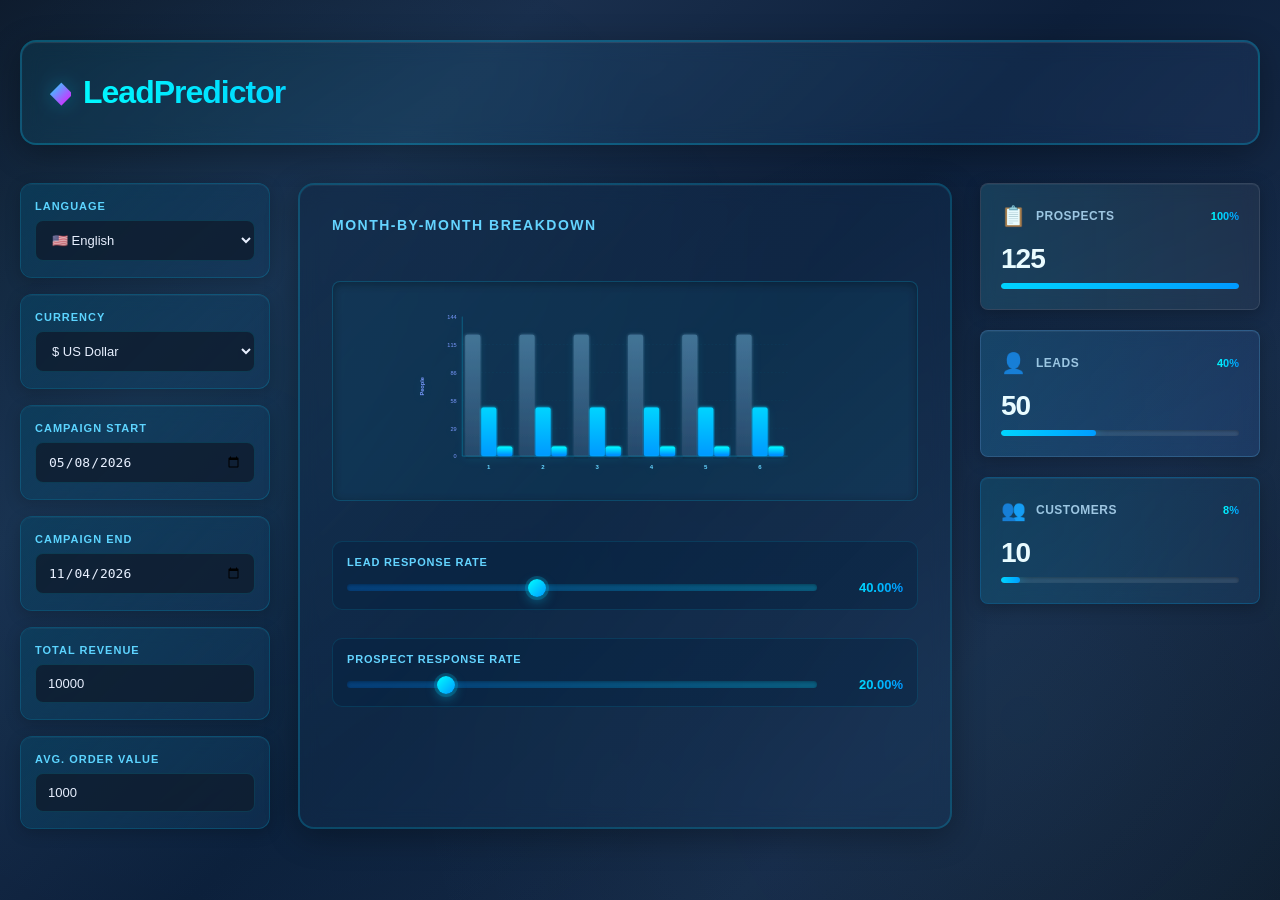
<file: index.html>
<!DOCTYPE html>
<html lang="en">
<head>
    <meta charset="UTF-8">
    <meta name="viewport" content="width=device-width, initial-scale=1.0">
    <title>LeadPredictor</title>
    <link rel="stylesheet" href="index.css">
</head>
<body>
    <div class="container">
        <!-- Header -->
        <div class="header">
            <div class="logo">LeadPredictor</div>
        </div>

        <!-- Left Panel - Settings -->
        <div class="left-panel">
            <div class="settings-section">
                <label>Language</label>
                <select id="language">
                    <option value="en">🇺🇸 English</option>
                    <option value="bg">🇧🇬 Български</option>
                </select>
            </div>

            <div class="settings-section">
                <label>Currency</label>
                <select id="currency">
                    <option value="usd">$ US Dollar</option>
                    <option value="eur">€ Euro</option>
                    <option value="bgn">лв BGN</option>
                </select>
            </div>

            <div class="settings-section">
                <label>Campaign Start</label>
                <input type="date" id="campaignStart" value="2026-05-08">
            </div>

            <div class="settings-section">
                <label>Campaign End</label>
                <input type="date" id="campaignEnd" value="2026-11-04">
            </div>

            <div class="settings-section">
                <label>Total Revenue</label>
                <input type="number" id="totalRevenue" value="10000" min="0">
            </div>

            <div class="settings-section">
                <label>Avg. Order Value</label>
                <input type="number" id="avgOrderValue" value="1000" min="0">
            </div>
        </div>

        <!-- Center Panel - Chart -->
        <div class="center-panel">
            <h3>Month-by-Month Breakdown</h3>
            <div class="chart-container">
                <svg id="chart" viewBox="0 0 800 400" class="chart"></svg>
            </div>
            <div class="sliders-section">
                <div class="slider-group">
                    <label>Lead Response Rate</label>
                    <div class="slider-wrapper">
                        <input type="range" id="leadResponseRate" min="0" max="100" value="40">
                        <span class="percentage" id="leadResponseDisplay">40.00%</span>
                    </div>
                </div>
                <div class="slider-group">
                    <label>Prospect Response Rate</label>
                    <div class="slider-wrapper">
                        <input type="range" id="prospectResponseRate" min="0" max="100" value="20">
                        <span class="percentage" id="prospectResponseDisplay">20.00%</span>
                    </div>
                </div>
            </div>
        </div>

        <!-- Right Panel - Metrics -->
        <div class="right-panel">
            <div class="metric-card">
                <div class="metric-header">
                    <span class="metric-icon">📋</span>
                    <span class="metric-title">Prospects</span>
                    <span class="metric-percentage">100%</span>
                </div>
                <div class="metric-value" id="prospectsValue">125</div>
                <div class="metric-bar">
                    <div class="metric-bar-fill" style="width: 100%"></div>
                </div>
            </div>

            <div class="metric-card">
                <div class="metric-header">
                    <span class="metric-icon">👤</span>
                    <span class="metric-title">Leads</span>
                    <span class="metric-percentage" id="leadsPercentage">20%</span>
                </div>
                <div class="metric-value" id="leadsValue">25</div>
                <div class="metric-bar">
                    <div class="metric-bar-fill" id="leadsBarFill" style="width: 20%"></div>
                </div>
            </div>

            <div class="metric-card">
                <div class="metric-header">
                    <span class="metric-icon">👥</span>
                    <span class="metric-title">Customers</span>
                    <span class="metric-percentage" id="customersPercentage">8%</span>
                </div>
                <div class="metric-value" id="customersValue">10</div>
                <div class="metric-bar">
                    <div class="metric-bar-fill" id="customersBarFill" style="width: 8%"></div>
                </div>
            </div>
        </div>
    </div>

    <script src="index.js"></script>
</body>
</html>
</file>
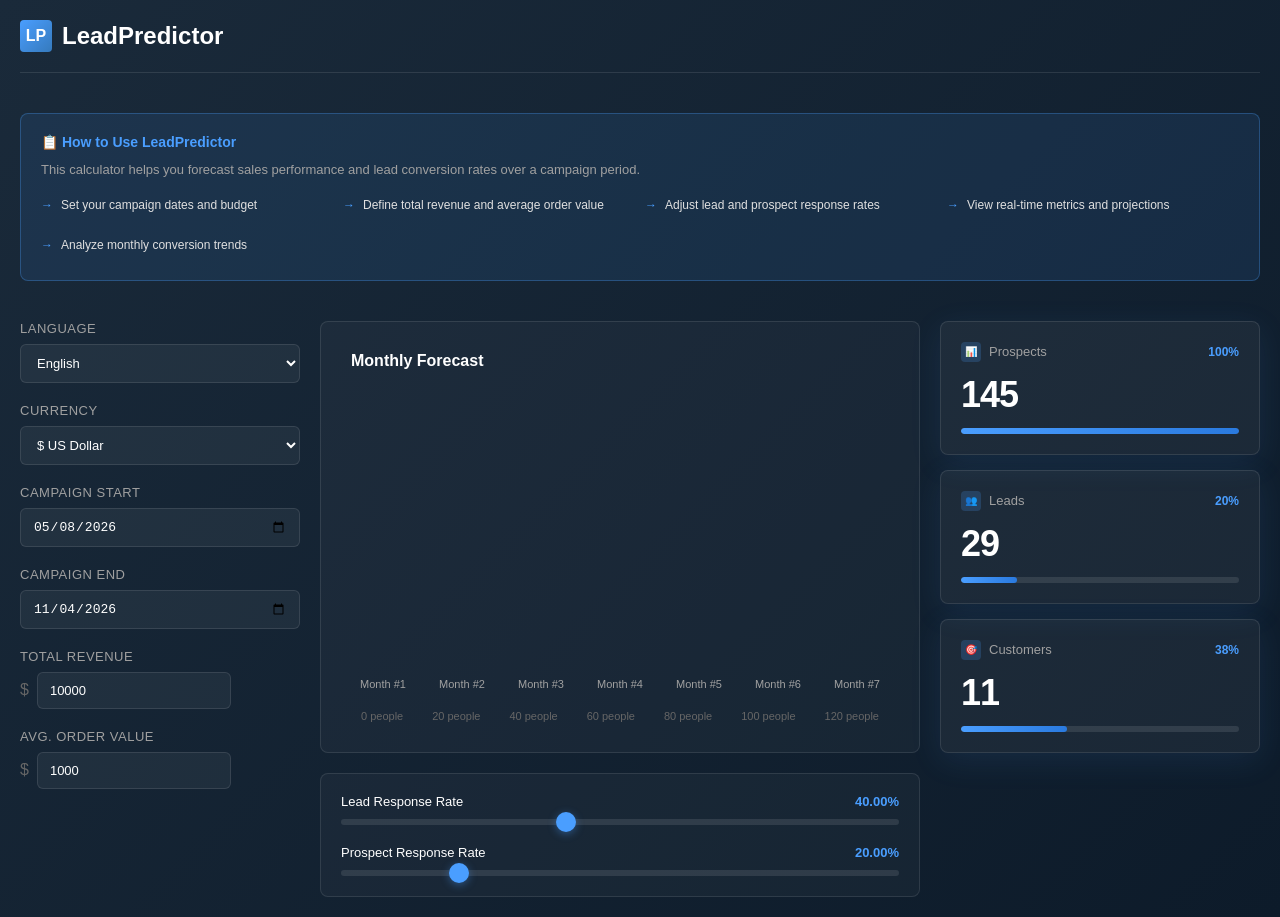
<file: LeadPredictor.html>
<!DOCTYPE html>
<html lang="en">
<head>
    <meta charset="UTF-8">
    <meta name="viewport" content="width=device-width, initial-scale=1.0">
    <title>LeadPredictor - Sales Forecast Calculator</title>
    <style>
        * {
            margin: 0;
            padding: 0;
            box-sizing: border-box;
        }

        body {
            font-family: -apple-system, BlinkMacSystemFont, 'Segoe UI', Roboto, Oxygen, Ubuntu, Cantarell, sans-serif;
            background: linear-gradient(135deg, #1a2a3a 0%, #0d1b2a 100%);
            color: #e0e0e0;
            padding: 20px;
            min-height: 100vh;
        position: relative;
        }

        .container {
            display: grid;
            grid-template-columns: 280px 1fr 320px;
            gap: 20px;
            max-width: 1400px;
            margin: 0 auto;
        }

        /* Header */
        .header {
            grid-column: 1 / -1;
            display: flex;
            align-items: center;
            gap: 10px;
            margin-bottom: 20px;
            padding-bottom: 20px;
            border-bottom: 1px solid rgba(255, 255, 255, 0.1);
        }

        .header-icon {
            width: 32px;
            height: 32px;
            background: linear-gradient(135deg, #4a9eff 0%, #357abd 100%);
            border-radius: 4px;
            display: flex;
            align-items: center;
            justify-content: center;
            font-weight: bold;
            color: white;
        }

        .header-title {
            font-size: 24px;
            font-weight: 600;
            color: white;
        }

        /* Left Panel - Controls */
        .left-panel {
            display: flex;
            flex-direction: column;
            gap: 20px;
        }

        .form-group {
            display: flex;
            flex-direction: column;
            gap: 8px;
        }

        .form-group label {
            font-size: 13px;
            font-weight: 500;
            color: #a0a0a0;
            text-transform: uppercase;
            letter-spacing: 0.5px;
        }

        .form-group input,
        .form-group select {
            padding: 10px 12px;
            background: rgba(255, 255, 255, 0.05);
            border: 1px solid rgba(255, 255, 255, 0.1);
            border-radius: 6px;
            color: white;
            font-size: 13px;
            transition: all 0.3s ease;
        }

        .form-group input:focus,
        .form-group select:focus {
            outline: none;
            background: rgba(255, 255, 255, 0.1);
            border-color: #4a9eff;
            box-shadow: 0 0 0 3px rgba(74, 158, 255, 0.1);
        }

        .form-group input[type="date"] {
            cursor: pointer;
        }

        /* Center Panel - Chart */
        .center-panel {
            display: flex;
            flex-direction: column;
            gap: 20px;
        }

        .chart-container {
            background: rgba(255, 255, 255, 0.03);
            border: 1px solid rgba(255, 255, 255, 0.1);
            border-radius: 8px;
            padding: 30px;
            flex: 1;
            display: flex;
            flex-direction: column;
        }

        .chart-title {
            font-size: 16px;
            font-weight: 600;
            margin-bottom: 20px;
            color: white;
        }

        .chart {
            display: flex;
            align-items: flex-end;
            justify-content: space-around;
            gap: 15px;
            flex: 1;
            min-height: 300px;
            position: relative;
        }

        .chart-bar {
            display: flex;
            flex-direction: column;
            align-items: center;
            gap: 8px;
            flex: 1;
            position: relative;
        }

        .bar-group {
            display: flex;
            gap: 3px;
            height: 100%;
            align-items: flex-end;
            width: 100%;
        }

        .bar-segment {
            flex: 1;
            border-radius: 4px 4px 0 0;
            transition: all 0.3s ease;
            cursor: pointer;
            position: relative;
        }

        .bar-segment:hover {
            opacity: 0.9;
            transform: scaleY(1.05);
        }

        .bar-segment.prospects {
            background: linear-gradient(180deg, #5a7a9a 0%, #3a5a7a 100%);
        }

        .bar-segment.leads {
            background: linear-gradient(180deg, #7a9aba 0%, #5a7aaa 100%);
        }

        .bar-segment.customers {
            background: linear-gradient(180deg, #9abaaa 0%, #7a9a9a 100%);
        }

        .bar-label {
            font-size: 11px;
            color: #a0a0a0;
            margin-top: 8px;
        }

        .chart-tooltip {
            position: absolute;
            background: rgba(0, 0, 0, 0.8);
            color: white;
            padding: 10px 12px;
            border-radius: 4px;
            font-size: 12px;
            pointer-events: none;
            white-space: nowrap;
            z-index: 10;
            display: none;
            box-shadow: 0 4px 12px rgba(0, 0, 0, 0.3);
        }

        .chart-tooltip.visible {
            display: block;
        }

        .chart-axis {
            display: flex;
            justify-content: space-between;
            margin-top: 20px;
            padding: 0 10px;
            font-size: 11px;
            color: #666;
        }

        /* Sliders Section */
        .sliders-container {
            background: rgba(255, 255, 255, 0.03);
            border: 1px solid rgba(255, 255, 255, 0.1);
            border-radius: 8px;
            padding: 20px;
            display: flex;
            flex-direction: column;
            gap: 20px;
        }

        .slider-group {
            display: flex;
            flex-direction: column;
            gap: 10px;
        }

        .slider-label {
            font-size: 13px;
            font-weight: 500;
            color: white;
            display: flex;
            justify-content: space-between;
        }

        .slider-value {
            font-weight: 600;
            color: #4a9eff;
        }

        input[type="range"] {
            width: 100%;
            height: 6px;
            border-radius: 3px;
            background: rgba(255, 255, 255, 0.1);
            outline: none;
            -webkit-appearance: none;
            appearance: none;
        }

        input[type="range"]::-webkit-slider-thumb {
            -webkit-appearance: none;
            appearance: none;
            width: 20px;
            height: 20px;
            border-radius: 50%;
            background: #4a9eff;
            cursor: pointer;
            box-shadow: 0 2px 8px rgba(74, 158, 255, 0.4);
            transition: all 0.3s ease;
        }

        input[type="range"]::-webkit-slider-thumb:hover {
            transform: scale(1.2);
            box-shadow: 0 4px 12px rgba(74, 158, 255, 0.6);
        }

        input[type="range"]::-moz-range-thumb {
            width: 20px;
            height: 20px;
            border-radius: 50%;
            background: #4a9eff;
            cursor: pointer;
            border: none;
            box-shadow: 0 2px 8px rgba(74, 158, 255, 0.4);
            transition: all 0.3s ease;
        }

        input[type="range"]::-moz-range-thumb:hover {
            transform: scale(1.2);
            box-shadow: 0 4px 12px rgba(74, 158, 255, 0.6);
        }

        /* Right Panel - Metrics */
        .right-panel {
            display: flex;
            flex-direction: column;
            gap: 15px;
        }

        
        /* Enhanced visual effects */
        .metric-card {
            background: rgba(255, 255, 255, 0.05);
            border: 1px solid rgba(255, 255, 255, 0.1);
            border-radius: 8px;
            padding: 20px;
            display: flex;
            flex-direction: column;
            gap: 12px;
            transition: all 0.3s ease;
            box-shadow: 0 8px 32px rgba(74, 158, 255, 0.1);
        }

        .metric-card:hover {
            background: rgba(255, 255, 255, 0.08);
            border-color: rgba(255, 255, 255, 0.2);
            transform: translateY(-2px);
            box-shadow: 0 12px 48px rgba(74, 158, 255, 0.2);
        }

        .metric-card:hover {
            background: rgba(255, 255, 255, 0.08);
            border-color: rgba(255, 255, 255, 0.2);
        }

        .metric-header {
            display: flex;
            justify-content: space-between;
            align-items: center;
        }

        .metric-title {
            display: flex;
            align-items: center;
            gap: 8px;
            font-size: 13px;
            font-weight: 500;
            color: #a0a0a0;
        }

        .metric-icon {
            width: 20px;
            height: 20px;
            background: rgba(74, 158, 255, 0.2);
            border-radius: 4px;
            display: flex;
            align-items: center;
            justify-content: center;
            font-size: 10px;
        }

        .metric-value {
            font-size: 36px;
            font-weight: 700;
            color: white;
            letter-spacing: -1px;
        }

        .metric-progress {
            display: flex;
            align-items: center;
            gap: 10px;
        }

        .progress-bar {
            flex: 1;
            height: 6px;
            background: rgba(255, 255, 255, 0.1);
            border-radius: 3px;
            overflow: hidden;
        }

        .progress-fill {
            height: 100%;
            background: linear-gradient(90deg, #4a9eff 0%, #2a7adf 100%);
            border-radius: 3px;
            transition: width 0.5s ease;
        }

        .progress-percent {
            font-size: 12px;
            font-weight: 600;
            color: #4a9eff;
            min-width: 35px;
            text-align: right;
        }

        /* Responsive Design */
        @media (max-width: 1200px) {
            .container {
                grid-template-columns: 250px 1fr 280px;
            }
        }

        @media (max-width: 768px) {
            .container {
                grid-template-columns: 1fr;
            }

            .left-panel,
            .center-panel,
            .right-panel {
                min-width: 0;
            }

            .header {
                grid-column: 1;
            }

            .chart {
                min-height: 250px;
            }
        }

        /* Instructions Panel */
        .instructions-panel {
            grid-column: 1 / -1;
            background: rgba(74, 158, 255, 0.1);
            border: 1px solid rgba(74, 158, 255, 0.3);
            border-radius: 8px;
            padding: 20px;
            margin-bottom: 20px;
        }

        .instructions-title {
            font-size: 14px;
            font-weight: 600;
            color: #4a9eff;
            margin-bottom: 10px;
        }

        .instructions-text {
            font-size: 13px;
            color: #a0a0a0;
            line-height: 1.5;
        }

        .instructions-list {
            list-style: none;
            padding-left: 0;
            margin-top: 10px;
            display: grid;
            grid-template-columns: repeat(auto-fit, minmax(250px, 1fr));
            gap: 10px;
        }

        .instructions-list li {
            padding: 8px 0;
            padding-left: 20px;
            position: relative;
            font-size: 12px;
        }

        .instructions-list li:before {
            content: "→";
            position: absolute;
            left: 0;
            color: #4a9eff;
        }
    </style>
</head>
<body>
    <div class="container">
        <!-- Header -->
        <div class="header">
            <div class="header-icon">LP</div>
            <div class="header-title">LeadPredictor</div>
        </div>

        <!-- Instructions -->
        <div class="instructions-panel">
            <div class="instructions-title">📋 How to Use LeadPredictor</div>
            <div class="instructions-text">
                This calculator helps you forecast sales performance and lead conversion rates over a campaign period.
            </div>
            <ul class="instructions-list">
                <li>Set your campaign dates and budget</li>
                <li>Define total revenue and average order value</li>
                <li>Adjust lead and prospect response rates</li>
                <li>View real-time metrics and projections</li>
                <li>Analyze monthly conversion trends</li>
            </ul>
        </div>

        <!-- Left Panel: Controls -->
        <div class="left-panel">
            <div class="form-group">
                <label>Language</label>
                <select id="language">
                    <option value="en">English</option>
                    <option value="bg">Български</option>
                    <option value="de">Deutsch</option>
                </select>
            </div>

            <div class="form-group">
                <label>Currency</label>
                <select id="currency">
                    <option value="USD">$ US Dollar</option>
                    <option value="EUR">€ Euro</option>
                    <option value="GBP">£ British Pound</option>
                </select>
            </div>

            <div class="form-group">
                <label>Campaign Start</label>
                <input type="date" id="startDate" value="2026-05-08">
            </div>

            <div class="form-group">
                <label>Campaign End</label>
                <input type="date" id="endDate" value="2026-11-04">
            </div>

            <div class="form-group">
                <label>Total Revenue</label>
                <div style="display: flex; gap: 8px;">
                    <span style="display: flex; align-items: center; color: #666;">$</span>
                    <input type="number" id="totalRevenue" value="10000" step="100">
                </div>
            </div>

            <div class="form-group">
                <label>Avg. Order Value</label>
                <div style="display: flex; gap: 8px;">
                    <span style="display: flex; align-items: center; color: #666;">$</span>
                    <input type="number" id="avgOrderValue" value="1000" step="100">
                </div>
            </div>
        </div>

        <!-- Center Panel: Chart & Sliders -->
        <div class="center-panel">
            <div class="chart-container">
                <div class="chart-title">Monthly Forecast</div>
                <div class="chart" id="chart">
                    <!-- Generated by JavaScript -->
                </div>
                <div class="chart-axis">
                    <span>0 people</span>
                    <span>20 people</span>
                    <span>40 people</span>
                    <span>60 people</span>
                    <span>80 people</span>
                    <span>100 people</span>
                    <span>120 people</span>
                </div>
                <div class="chart-tooltip" id="tooltip"></div>
            </div>

            <div class="sliders-container">
                <div class="slider-group">
                    <div class="slider-label">
                        <span>Lead Response Rate</span>
                        <span class="slider-value" id="leadRateValue">40.00%</span>
                    </div>
                    <input type="range" id="leadResponseRate" min="0" max="100" value="40" step="1">
                </div>

                <div class="slider-group">
                    <div class="slider-label">
                        <span>Prospect Response Rate</span>
                        <span class="slider-value" id="prospectRateValue">20.00%</span>
                    </div>
                    <input type="range" id="prospectResponseRate" min="0" max="100" value="20" step="1">
                </div>
            </div>
        </div>

        <!-- Right Panel: Metrics -->
        <div class="right-panel">
            <div class="metric-card">
                <div class="metric-header">
                    <div class="metric-title">
                        <div class="metric-icon">📊</div>
                        Prospects
                    </div>
                    <div class="progress-percent" id="prospectsPercent">100%</div>
                </div>
                <div class="metric-value" id="prospectsValue">125</div>
                <div class="metric-progress">
                    <div class="progress-bar">
                        <div class="progress-fill" id="prospectsProgressFill" style="width: 100%;"></div>
                    </div>
                </div>
            </div>

            <div class="metric-card">
                <div class="metric-header">
                    <div class="metric-title">
                        <div class="metric-icon">👥</div>
                        Leads
                    </div>
                    <div class="progress-percent" id="leadsPercent">20%</div>
                </div>
                <div class="metric-value" id="leadsValue">25</div>
                <div class="metric-progress">
                    <div class="progress-bar">
                        <div class="progress-fill" id="leadsProgressFill" style="width: 20%;"></div>
                    </div>
                </div>
            </div>

            <div class="metric-card">
                <div class="metric-header">
                    <div class="metric-title">
                        <div class="metric-icon">🎯</div>
                        Customers
                    </div>
                    <div class="progress-percent" id="customersPercent">8%</div>
                </div>
                <div class="metric-value" id="customersValue">10</div>
                <div class="metric-progress">
                    <div class="progress-bar">
                        <div class="progress-fill" id="customersProgressFill" style="width: 8%;"></div>
                    </div>
                </div>
            </div>
        </div>
    </div>

    <script>
        // Data and calculation logic
        const state = {
            startDate: new Date('2026-05-08'),
            endDate: new Date('2026-11-04'),
            totalRevenue: 10000,
            avgOrderValue: 1000,
            leadResponseRate: 40,
            prospectResponseRate: 20,
            monthlyData: []
        };

        // Get form elements
        const elements = {
            startDate: document.getElementById('startDate'),
            endDate: document.getElementById('endDate'),
            totalRevenue: document.getElementById('totalRevenue'),
            avgOrderValue: document.getElementById('avgOrderValue'),
            leadResponseRate: document.getElementById('leadResponseRate'),
            prospectResponseRate: document.getElementById('prospectResponseRate'),
            leadRateValue: document.getElementById('leadRateValue'),
            prospectRateValue: document.getElementById('prospectRateValue'),
            prospectsValue: document.getElementById('prospectsValue'),
            leadsValue: document.getElementById('leadsValue'),
            customersValue: document.getElementById('customersValue'),
            prospectsPercent: document.getElementById('prospectsPercent'),
            leadsPercent: document.getElementById('leadsPercent'),
            customersPercent: document.getElementById('customersPercent'),
            prospectsProgressFill: document.getElementById('prospectsProgressFill'),
            leadsProgressFill: document.getElementById('leadsProgressFill'),
            customersProgressFill: document.getElementById('customersProgressFill'),
            chart: document.getElementById('chart'),
            tooltip: document.getElementById('tooltip')
        };

        // Calculate number of months between two dates
        function getMonthsBetween(d1, d2) {
            return (d2.getFullYear() - d1.getFullYear()) * 12 + (d2.getMonth() - d1.getMonth()) + 1;
        }

        // FORMULA 01: Calculate required customers for target revenue
        // Formula: Customers = Total Revenue / Average Order Value
        function calculateRequiredCustomers(totalRevenue, avgOrderValue) {
            return totalRevenue / avgOrderValue;
        }

        // FORMULA 02: Calculate required leads based on response rate
        // Formula: Leads = Customers * 100 / Lead Response Rate (%)
        function calculateRequiredLeads(customers, leadResponseRate) {
            if (leadResponseRate === 0) return 0;
            return customers * 100 / leadResponseRate;
        }

        // FORMULA 03: Calculate required prospects based on response rate
        // Formula: Prospects = Leads * 100 / Prospect Response Rate (%)
        function calculateRequiredProspects(leads, prospectResponseRate) {
            if (prospectResponseRate === 0) return 0;
            return leads * 100 / prospectResponseRate;
        }

        // Calculate monthly forecast data using the three formulas
        function calculateForecast() {
            const months = getMonthsBetween(state.startDate, state.endDate);
            const monthlyRevenue = state.totalRevenue / months;
            
            // Apply Formula 01
            const monthlyCustomers = calculateRequiredCustomers(monthlyRevenue, state.avgOrderValue);

            state.monthlyData = [];

            for (let i = 0; i < months; i++) {
                // Growth factor (increases over time)
                const growthFactor = 0.7 + (i / months) * 0.9;
                
                const customers = Math.round(monthlyCustomers * growthFactor);
                
                // Apply Formula 02
                const leads = Math.round(calculateRequiredLeads(customers, state.leadResponseRate));
                
                // Apply Formula 03
                const prospects = Math.round(calculateRequiredProspects(leads, state.prospectResponseRate));

                state.monthlyData.push({
                    month: i + 1,
                    prospects: Math.max(5, prospects),
                    leads: Math.max(2, leads),
                    customers: Math.max(1, customers)
                });
            }

            // Calculate totals
            const totalProspects = state.monthlyData.reduce((sum, m) => sum + m.prospects, 0);
            const totalLeads = state.monthlyData.reduce((sum, m) => sum + m.leads, 0);
            const totalCustomers = state.monthlyData.reduce((sum, m) => sum + m.customers, 0);

            // Update metrics
            elements.prospectsValue.textContent = totalProspects;
            elements.leadsValue.textContent = totalLeads;
            elements.customersValue.textContent = totalCustomers;

            const leadsPercent = Math.round((totalLeads / totalProspects) * 100);
            const customersPercent = Math.round((totalCustomers / totalLeads) * 100);

            elements.prospectsPercent.textContent = '100%';
            elements.leadsPercent.textContent = leadsPercent + '%';
            elements.customersPercent.textContent = customersPercent + '%';

            elements.leadsProgressFill.style.width = leadsPercent + '%';
            elements.customersProgressFill.style.width = customersPercent + '%';

            // Render chart
            renderChart();
        }

        // Render the chart
        function renderChart() {
            elements.chart.innerHTML = '';
            
            if (state.monthlyData.length === 0) return;

            const maxValue = Math.max(...state.monthlyData.map(m => m.prospects + m.leads + m.customers));

            state.monthlyData.forEach(monthData => {
                const total = monthData.prospects + monthData.leads + monthData.customers;
                const prospectHeight = (monthData.prospects / maxValue) * 100;
                const leadsHeight = (monthData.leads / maxValue) * 100;
                const customersHeight = (monthData.customers / maxValue) * 100;

                const barDiv = document.createElement('div');
                barDiv.className = 'chart-bar';

                const barGroup = document.createElement('div');
                barGroup.className = 'bar-group';

                // Prospects bar
                const prospectBar = document.createElement('div');
                prospectBar.className = 'bar-segment prospects';
                prospectBar.style.height = prospectHeight + '%';
                prospectBar.addEventListener('mouseenter', () => showTooltip(monthData, event));
                prospectBar.addEventListener('mouseleave', hideTooltip);
                barGroup.appendChild(prospectBar);

                // Leads bar
                const leadsBar = document.createElement('div');
                leadsBar.className = 'bar-segment leads';
                leadsBar.style.height = leadsHeight + '%';
                leadsBar.addEventListener('mouseenter', () => showTooltip(monthData, event));
                leadsBar.addEventListener('mouseleave', hideTooltip);
                barGroup.appendChild(leadsBar);

                // Customers bar
                const customersBar = document.createElement('div');
                customersBar.className = 'bar-segment customers';
                customersBar.style.height = customersHeight + '%';
                customersBar.addEventListener('mouseenter', () => showTooltip(monthData, event));
                customersBar.addEventListener('mouseleave', hideTooltip);
                barGroup.appendChild(customersBar);

                barDiv.appendChild(barGroup);

                // Add label
                const label = document.createElement('div');
                label.className = 'bar-label';
                label.textContent = 'Month #' + monthData.month;
                barDiv.appendChild(label);

                elements.chart.appendChild(barDiv);
            });
        }

        // Show tooltip
        function showTooltip(monthData, event) {
            const tooltip = elements.tooltip;
            tooltip.innerHTML = `Month #${monthData.month}<br>Prospects: ${monthData.prospects}<br>Leads: ${monthData.leads}<br>Customers: ${monthData.customers}`;
            tooltip.classList.add('visible');
            tooltip.style.left = event.pageX + 10 + 'px';
            tooltip.style.top = event.pageY - 30 + 'px';
        }

        // Hide tooltip
        function hideTooltip() {
            elements.tooltip.classList.remove('visible');
        }

        // Event listeners
        elements.startDate.addEventListener('change', (e) => {
            state.startDate = new Date(e.target.value);
            calculateForecast();
        });

        elements.endDate.addEventListener('change', (e) => {
            state.endDate = new Date(e.target.value);
            calculateForecast();
        });

        elements.totalRevenue.addEventListener('input', (e) => {
            state.totalRevenue = parseFloat(e.target.value) || 0;
            calculateForecast();
        });

        elements.avgOrderValue.addEventListener('input', (e) => {
            state.avgOrderValue = parseFloat(e.target.value) || 1;
            calculateForecast();
        });

        elements.leadResponseRate.addEventListener('input', (e) => {
            state.leadResponseRate = parseFloat(e.target.value);
            elements.leadRateValue.textContent = state.leadResponseRate.toFixed(2) + '%';
            calculateForecast();
        });

        elements.prospectResponseRate.addEventListener('input', (e) => {
            state.prospectResponseRate = parseFloat(e.target.value);
            elements.prospectRateValue.textContent = state.prospectResponseRate.toFixed(2) + '%';
            calculateForecast();
        });

        // Initial calculation
        calculateForecast();
    </script>
</body>
</html>
</file>
<file: index.css>
* {
    margin: 0;
    padding: 0;
    box-sizing: border-box;
}

body {
    font-family: 'Segoe UI', 'Helvetica Neue', sans-serif;
    background: linear-gradient(135deg, #0f1c2e 0%, #1a2f4d 25%, #0d1f3a 50%, #162a47 75%, #0f1c2e 100%);
    background-attachment: fixed;
    color: #e0e0e0;
    padding: 40px 20px;
    min-height: 100vh;
    position: relative;
    overflow-x: hidden;
}

body::before {
    content: '';
    position: fixed;
    top: 0;
    left: 0;
    right: 0;
    bottom: 0;
    background: 
        radial-gradient(circle at 20% 50%, rgba(0, 212, 255, 0.05) 0%, transparent 50%),
        radial-gradient(circle at 80% 80%, rgba(100, 200, 255, 0.05) 0%, transparent 50%);
    pointer-events: none;
    z-index: 0;
}

.container {
    display: grid;
    grid-template-columns: 220px 1fr 260px;
    gap: 28px;
    max-width: 1700px;
    margin: 0 auto;
    position: relative;
    z-index: 1;
}

/* Header */
.header {
    grid-column: 1 / -1;
    padding: 32px 28px;
    background: linear-gradient(135deg, rgba(0, 212, 255, 0.08) 0%, rgba(100, 150, 255, 0.08) 100%);
    border: 2px solid rgba(0, 212, 255, 0.25);
    border-radius: 16px;
    margin-bottom: 10px;
    backdrop-filter: blur(10px);
    box-shadow: 0 8px 32px rgba(0, 0, 0, 0.3), inset 0 1px 1px rgba(255, 255, 255, 0.1);
}

.logo {
    font-size: 32px;
    font-weight: 800;
    background: linear-gradient(90deg, #00ffff, #0099ff, #cc99ff);
    -webkit-background-clip: text;
    -webkit-text-fill-color: transparent;
    background-clip: text;
    display: flex;
    align-items: center;
    gap: 12px;
    letter-spacing: -1px;
}

.logo::before {
    content: '◆';
    font-size: 28px;
    background: linear-gradient(135deg, #00ffff, #ff00ff);
    -webkit-background-clip: text;
    -webkit-text-fill-color: transparent;
    background-clip: text;
    filter: drop-shadow(0 0 10px rgba(0, 212, 255, 0.3));
}

/* Left Panel */
.left-panel {
    display: flex;
    flex-direction: column;
    gap: 16px;
}

.settings-section {
    background: linear-gradient(135deg, rgba(10, 40, 70, 0.6), rgba(20, 60, 100, 0.4));
    border: 1.5px solid rgba(0, 212, 255, 0.2);
    border-radius: 12px;
    padding: 16px 14px;
    backdrop-filter: blur(8px);
    box-shadow: 0 4px 16px rgba(0, 0, 0, 0.2), inset 0 1px 1px rgba(255, 255, 255, 0.05);
    transition: all 0.3s ease;
    position: relative;
}

.settings-section::before {
    content: '';
    position: absolute;
    top: 0;
    left: 0;
    right: 0;
    bottom: 0;
    background: linear-gradient(135deg, rgba(0, 212, 255, 0.1) 0%, transparent 100%);
    border-radius: 12px;
    pointer-events: none;
}

.settings-section:hover {
    border-color: rgba(0, 212, 255, 0.4);
    box-shadow: 0 6px 24px rgba(0, 212, 255, 0.15), inset 0 1px 1px rgba(255, 255, 255, 0.08);
    transform: translateY(-2px);
}

.settings-section label {
    display: block;
    font-size: 11px;
    font-weight: 700;
    color: #64d4ff;
    margin-bottom: 8px;
    text-transform: uppercase;
    letter-spacing: 1px;
}

.settings-section input,
.settings-section select {
    width: 100%;
    padding: 11px 12px;
    background: rgba(15, 28, 46, 0.8);
    border: 1.5px solid rgba(0, 212, 255, 0.15);
    border-radius: 8px;
    color: #e8f0ff;
    font-size: 13px;
    font-weight: 500;
    transition: all 0.3s ease;
    position: relative;
}

.settings-section input:focus,
.settings-section select:focus {
    outline: none;
    border-color: rgba(0, 212, 255, 0.6);
    background: rgba(0, 212, 255, 0.12);
    box-shadow: 0 0 12px rgba(0, 212, 255, 0.2), inset 0 0 8px rgba(0, 212, 255, 0.1);
}

/* Center Panel */
.center-panel {
    background: linear-gradient(135deg, rgba(15, 40, 70, 0.5), rgba(25, 60, 100, 0.3));
    border: 2px solid rgba(0, 212, 255, 0.2);
    border-radius: 16px;
    padding: 32px;
    backdrop-filter: blur(10px);
    box-shadow: 0 8px 32px rgba(0, 0, 0, 0.3), inset 0 1px 1px rgba(255, 255, 255, 0.05);
}

.center-panel h3 {
    font-size: 14px;
    font-weight: 700;
    color: #64d4ff;
    margin-bottom: 24px;
    text-transform: uppercase;
    letter-spacing: 1.5px;
}

.chart-container {
    background: linear-gradient(135deg, rgba(0, 0, 0, 0.4), rgba(0, 30, 60, 0.2));
    border: 1.5px solid rgba(0, 212, 255, 0.15);
    border-radius: 12px;
    padding: 24px;
    margin-bottom: 32px;
    height: 360px;
    display: flex;
    align-items: center;
    justify-content: center;
    box-shadow: inset 0 2px 8px rgba(0, 0, 0, 0.3);
}

.chart {
    width: 100%;
    height: 100%;
    filter: drop-shadow(0 2px 4px rgba(0, 212, 255, 0.1));
}

.sliders-section {
    display: flex;
    flex-direction: column;
    gap: 28px;
}

.slider-group {
    display: flex;
    flex-direction: column;
    gap: 12px;
    padding: 14px;
    background: rgba(0, 30, 60, 0.3);
    border: 1px solid rgba(0, 212, 255, 0.12);
    border-radius: 10px;
    transition: all 0.3s ease;
}

.slider-group:hover {
    background: rgba(0, 50, 100, 0.35);
    border-color: rgba(0, 212, 255, 0.25);
}

.slider-group label {
    font-size: 11px;
    font-weight: 700;
    color: #64d4ff;
    text-transform: uppercase;
    letter-spacing: 0.8px;
}

.slider-wrapper {
    display: flex;
    align-items: center;
    gap: 16px;
}

.slider-wrapper input[type="range"] {
    flex: 1;
    height: 7px;
    border-radius: 4px;
    background: linear-gradient(90deg, rgba(0, 100, 200, 0.4) 0%, rgba(0, 212, 255, 0.3) 100%);
    outline: none;
    -webkit-appearance: none;
    appearance: none;
    cursor: pointer;
    box-shadow: inset 0 1px 3px rgba(0, 0, 0, 0.3);
}

.slider-wrapper input[type="range"]::-webkit-slider-thumb {
    -webkit-appearance: none;
    appearance: none;
    width: 18px;
    height: 18px;
    border-radius: 50%;
    background: linear-gradient(135deg, #00ffff, #0099ff);
    cursor: pointer;
    box-shadow: 0 0 0 3px rgba(0, 212, 255, 0.2), 0 4px 12px rgba(0, 212, 255, 0.4);
    transition: all 0.3s ease;
}

.slider-wrapper input[type="range"]::-webkit-slider-thumb:hover {
    box-shadow: 0 0 0 6px rgba(0, 212, 255, 0.3), 0 6px 20px rgba(0, 212, 255, 0.6);
    transform: scale(1.1);
}

.slider-wrapper input[type="range"]::-moz-range-thumb {
    width: 18px;
    height: 18px;
    border-radius: 50%;
    background: linear-gradient(135deg, #00ffff, #0099ff);
    cursor: pointer;
    border: none;
    box-shadow: 0 0 0 3px rgba(0, 212, 255, 0.2), 0 4px 12px rgba(0, 212, 255, 0.4);
    transition: all 0.3s ease;
}

.percentage {
    font-size: 13px;
    font-weight: 700;
    background: linear-gradient(90deg, #00ffff, #0099ff);
    -webkit-background-clip: text;
    -webkit-text-fill-color: transparent;
    background-clip: text;
    min-width: 70px;
    text-align: right;
}

/* Right Panel - Metrics */
.right-panel {
    display: flex;
    flex-direction: column;
    gap: 18px;
}

.metric-card {
    background: linear-gradient(135deg, rgba(20, 50, 90, 0.6), rgba(30, 70, 120, 0.4));
    border: 1.5px solid rgba(0, 212, 255, 0.2);
    border-radius: 14px;
    padding: 20px 18px;
    backdrop-filter: blur(8px);
    box-shadow: 0 4px 16px rgba(0, 0, 0, 0.25), inset 0 1px 1px rgba(255, 255, 255, 0.06);
    transition: all 0.35s cubic-bezier(0.23, 1, 0.320, 1);
    position: relative;
    overflow: hidden;
}

.metric-card::before {
    content: '';
    position: absolute;
    top: 0;
    left: -100%;
    right: 0;
    bottom: 0;
    background: linear-gradient(90deg, transparent, rgba(0, 212, 255, 0.1), transparent);
    pointer-events: none;
}

.metric-card:hover {
    border-color: rgba(0, 212, 255, 0.4);
    box-shadow: 0 8px 32px rgba(0, 212, 255, 0.2), inset 0 1px 1px rgba(255, 255, 255, 0.1);
    transform: translateY(-4px);
}

.metric-card:nth-child(2) {
    background: linear-gradient(135deg, rgba(30, 60, 100, 0.6), rgba(40, 80, 140, 0.4));
    border-color: rgba(100, 200, 255, 0.25);
}

.metric-card:nth-child(2):hover {
    border-color: rgba(100, 200, 255, 0.45);
}

.metric-card:nth-child(3) {
    background: linear-gradient(135deg, rgba(20, 50, 80, 0.6), rgba(30, 70, 110, 0.4));
    border-color: rgba(0, 180, 255, 0.25);
}

.metric-card:nth-child(3):hover {
    border-color: rgba(0, 180, 255, 0.45);
}

.metric-header {
    display: flex;
    align-items: center;
    gap: 10px;
    margin-bottom: 14px;
    justify-content: space-between;
}

.metric-icon {
    font-size: 22px;
}

.metric-title {
    flex: 1;
    font-size: 11px;
    font-weight: 700;
    color: #64d4ff;
    text-transform: uppercase;
    letter-spacing: 0.8px;
}

.metric-percentage {
    font-size: 12px;
    font-weight: 700;
    background: linear-gradient(90deg, #00ffff, #0099ff);
    -webkit-background-clip: text;
    -webkit-text-fill-color: transparent;
    background-clip: text;
}

.metric-value {
    font-size: 38px;
    font-weight: 800;
    color: #ffffff;
    margin-bottom: 14px;
    letter-spacing: -1px;
}

.metric-bar {
    height: 7px;
    background: rgba(0, 0, 0, 0.4);
    border-radius: 4px;
    overflow: hidden;
    box-shadow: inset 0 1px 3px rgba(0, 0, 0, 0.3);
}

.metric-bar-fill {
    height: 100%;
    background: linear-gradient(90deg, #00ffff, #0099ff, #00d4ff);
    border-radius: 4px;
    transition: width 0.4s cubic-bezier(0.23, 1, 0.320, 1);
    box-shadow: 0 0 12px rgba(0, 212, 255, 0.5);
}

.metric-card {
    background: rgba(255, 255, 255, 0.05);
    border: 1px solid rgba(255, 255, 255, 0.1);
    border-radius: 8px;
    padding: 20px;
}

.metric-header {
    display: flex;
    align-items: center;
    gap: 10px;
    margin-bottom: 15px;
    justify-content: space-between;
}

.metric-icon {
    font-size: 20px;
}

.metric-title {
    flex: 1;
    font-size: 12px;
    font-weight: 600;
    color: #a8c5e0;
    text-transform: uppercase;
    letter-spacing: 0.5px;
}

.metric-percentage {
    font-size: 11px;
    font-weight: 600;
    color: #00d4ff;
}

.metric-value {
    font-size: 36px;
    font-weight: 700;
    color: white;
    margin-bottom: 12px;
}

.metric-bar {
    height: 6px;
    background: rgba(255, 255, 255, 0.1);
    border-radius: 3px;
    overflow: hidden;
}

.metric-bar-fill {
    height: 100%;
    background: linear-gradient(90deg, #00d4ff, #0099ff);
    border-radius: 3px;
    transition: width 0.3s ease;
}
    border-radius: 50%;
    background: linear-gradient(135deg, #00d4ff, #0099ff);
    cursor: pointer;
    box-shadow: 0 2px 12px rgba(0, 212, 255, 0.5);
    transition: all 0.3s ease;
    border: 2px solid rgba(255, 255, 255, 0.3);
}

.slider-container input[type="range"]::-webkit-slider-thumb:hover {
    transform: scale(1.2);
    box-shadow: 0 4px 16px rgba(0, 212, 255, 0.7);
}

.slider-container input[type="range"]::-moz-range-thumb {
    width: 18px;
    height: 18px;
    border-radius: 50%;
    background: linear-gradient(135deg, #00d4ff, #0099ff);
    cursor: pointer;
    border: 2px solid rgba(255, 255, 255, 0.3);
    box-shadow: 0 2px 12px rgba(0, 212, 255, 0.5);
    transition: all 0.3s ease;
}

.slider-container input[type="range"]::-moz-range-track {
    background: transparent;
    border: none;
}

.value-display {
    min-width: 50px;
    text-align: right;
    font-size: 13px;
    font-weight: 700;
    color: #00d4ff;
}

/* Center Panel */
.center-panel {
    display: flex;
    flex-direction: column;
    gap: 24px;
}

.chart-section {
    background: rgba(255, 255, 255, 0.04);
    border: 1.5px solid rgba(0, 212, 255, 0.15);
    border-radius: 12px;
    padding: 24px;
    box-shadow: 0 8px 32px rgba(0, 0, 0, 0.3);
}

.chart-section h3 {
    font-size: 16px;
    font-weight: 600;
    color: white;
    margin-bottom: 16px;
}

.chart-container {
    display: flex;
    align-items: flex-end;
    justify-content: space-around;
    gap: 6px;
    height: 220px;
    margin-bottom: 16px;
    padding: 16px;
    background: rgba(0, 212, 255, 0.05);
    border-radius: 8px;
}

.chart {
    width: 100%;
    height: 100%;
    display: flex;
    align-items: flex-end;
    justify-content: space-around;
    gap: 6px;
}

.chart-bar-group {
    flex: 1;
    display: flex;
    flex-direction: column;
    align-items: center;
    gap: 6px;
    height: 100%;
}

.chart-bar {
    width: 100%;
    border-radius: 4px 4px 0 0;
    transition: all 0.3s ease;
    cursor: pointer;
    min-height: 2px;
}

.revenue-bar {
    background: linear-gradient(135deg, #00d4ff, #0099ff);
}

.revenue-bar:hover {
    opacity: 0.8;
    transform: translateY(-4px);
}

.profit-bar {
    background: linear-gradient(135deg, #00ffaa, #00cc88);
}

.profit-bar:hover {
    opacity: 0.8;
}

.chart-label {
    font-size: 11px;
    color: #7a9aff;
    font-weight: 600;
}

.chart-legend {
    display: flex;
    gap: 20px;
    justify-content: center;
    padding-top: 12px;
    border-top: 1px solid rgba(0, 212, 255, 0.1);
}

.legend-item {
    display: flex;
    align-items: center;
    gap: 8px;
    font-size: 12px;
    color: #a0c0ff;
}

.legend-color {
    width: 20px;
    height: 8px;
    border-radius: 4px;
}

/* Metrics Grid */
.metrics-grid {
    display: grid;
    grid-template-columns: repeat(3, 1fr);
    gap: 16px;
}

.metric-box {
    background: rgba(255, 255, 255, 0.04);
    border: 1.5px solid rgba(0, 212, 255, 0.15);
    border-radius: 12px;
    padding: 16px;
    text-align: center;
    transition: all 0.3s ease;
    box-shadow: 0 4px 12px rgba(0, 0, 0, 0.2);
}

.metric-box:hover {
    background: rgba(0, 212, 255, 0.08);
    border-color: rgba(0, 212, 255, 0.3);
    transform: translateY(-4px);
}

.metric-box.profitable {
    border-color: rgba(0, 255, 170, 0.3);
    background: rgba(0, 255, 170, 0.05);
}

.metric-label {
    font-size: 12px;
    color: #7a9aff;
    margin-bottom: 8px;
    text-transform: uppercase;
    font-weight: 600;
    letter-spacing: 0.5px;
}

.metric-value {
    font-size: 28px;
    font-weight: 700;
    color: white;
    margin-bottom: 8px;
}

.metric-change {
    font-size: 12px;
    color: #00ffaa;
}

/* Monthly Breakdown */
.monthly-breakdown {
    background: rgba(255, 255, 255, 0.04);
    border: 1.5px solid rgba(0, 212, 255, 0.15);
    border-radius: 12px;
    padding: 24px;
    box-shadow: 0 8px 32px rgba(0, 0, 0, 0.3);
}

.monthly-breakdown h3 {
    font-size: 16px;
    font-weight: 600;
    color: white;
    margin-bottom: 16px;
}

.breakdown-table {
    overflow-x: auto;
}

.breakdown-header,
.breakdown-row {
    display: grid;
    grid-template-columns: repeat(6, 1fr);
    gap: 12px;
    padding: 12px;
    font-size: 13px;
    font-weight: 600;
}

.breakdown-header {
    background: rgba(0, 212, 255, 0.1);
    border-bottom: 2px solid rgba(0, 212, 255, 0.2);
    color: #00d4ff;
    border-radius: 8px 8px 0 0;
}

.breakdown-row {
    border-bottom: 1px solid rgba(0, 212, 255, 0.1);
    color: #a0c0ff;
    transition: all 0.3s ease;
}

.breakdown-row:hover {
    background: rgba(0, 212, 255, 0.05);
}

.breakdown-row .profit {
    color: #00ffaa;
    font-weight: 700;
}

.breakdown-row .loss {
    color: #ff6b6b;
    font-weight: 700;
}

/* Right Panel - KPIs */
.right-panel {
    display: flex;
    flex-direction: column;
    gap: 20px;
}

.kpi-section {
    background: rgba(255, 255, 255, 0.04);
    border: 1.5px solid rgba(0, 212, 255, 0.15);
    border-radius: 12px;
    padding: 20px;
    box-shadow: 0 4px 16px rgba(0, 0, 0, 0.2);
}

.kpi-section h3 {
    font-size: 14px;
    font-weight: 600;
    color: #00d4ff;
    margin-bottom: 16px;
    text-transform: uppercase;
    letter-spacing: 1px;
}

.kpi-item {
    margin-bottom: 16px;
}

.kpi-item:last-child {
    margin-bottom: 0;
}

.kpi-label {
    font-size: 12px;
    color: #a0c0ff;
    margin-bottom: 6px;
    font-weight: 600;
    text-transform: uppercase;
}

.kpi-value {
    font-size: 18px;
    font-weight: 700;
    color: #00d4ff;
    margin-bottom: 8px;
}

.kpi-bar {
    height: 6px;
    background: rgba(0, 212, 255, 0.1);
    border-radius: 3px;
    overflow: hidden;
}

.kpi-fill {
    height: 100%;
    background: linear-gradient(90deg, #00d4ff, #0099ff);
    border-radius: 3px;
    transition: width 0.5s ease;
}

.scenario-item {
    padding: 12px;
    background: rgba(0, 212, 255, 0.05);
    border: 1px solid rgba(0, 212, 255, 0.1);
    border-radius: 8px;
    margin-bottom: 10px;
    display: flex;
    justify-content: space-between;
    align-items: center;
}

.scenario-item:last-child {
    margin-bottom: 0;
}

.scenario-label {
    font-size: 12px;
    color: #a0c0ff;
    font-weight: 600;
}

.scenario-value {
    font-size: 14px;
    font-weight: 700;
    color: #00ffaa;
}

/* Responsive */
@media (max-width: 1400px) {
    .container {
        grid-template-columns: 250px 1fr 280px;
    }
    
    .metrics-grid {
        grid-template-columns: repeat(2, 1fr);
    }
}

@media (max-width: 768px) {
    .container {
        grid-template-columns: 1fr;
    }
    
    .metrics-grid {
        grid-template-columns: 1fr;
    }
    
    .breakdown-header,
    .breakdown-row {
        grid-template-columns: repeat(3, 1fr);
        font-size: 11px;
    }
}
</file>
